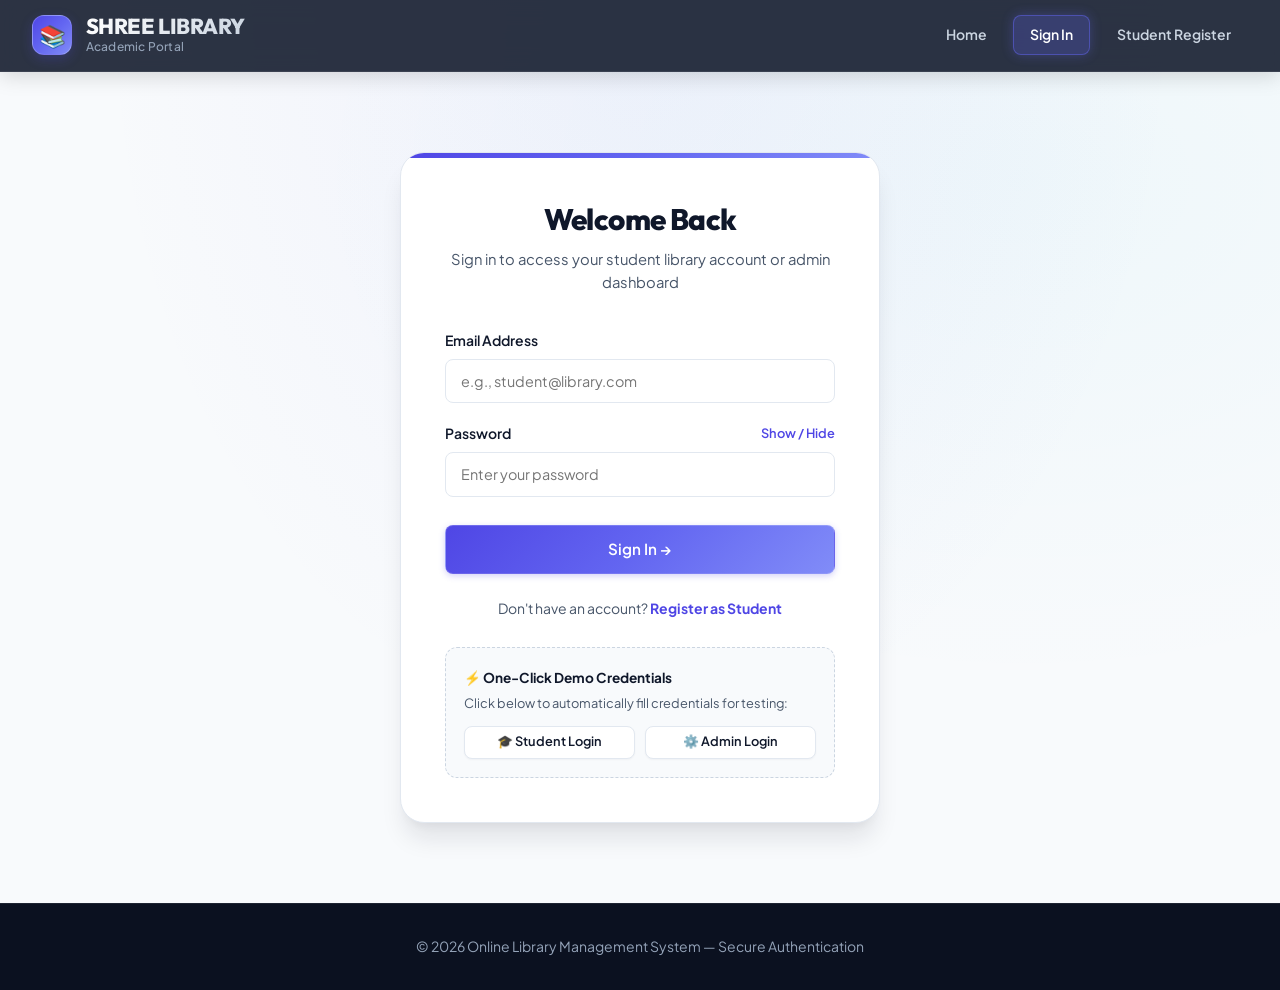
<file: library/src/main/resources/static/login.html>
<!DOCTYPE html>
<html lang="en">
<head>
    <meta charset="UTF-8">
    <meta name="viewport" content="width=device-width, initial-scale=1.0">
    <title>Sign In | SHREE LIBRARY</title>
    <link rel="stylesheet" href="css/style.css">
</head>
<body>
<header>
    <a href="index.html" class="brand">
        <div class="brand-icon">📚</div>
        <div class="brand-text">
            <h1>SHREE LIBRARY</h1>
            <span>Academic Portal</span>
        </div>
    </a>
    <nav>
        <a href="index.html">Home</a>
        <a href="login.html" class="active">Sign In</a>
        <a href="register.html">Student Register</a>
    </nav>
</header>

<div class="container">
    <div class="auth-wrapper">
        <div class="auth-card">
            <div class="auth-header">
                <h2>Welcome Back</h2>
                <p>Sign in to access your student library account or admin dashboard</p>
            </div>

            <form id="loginForm" onsubmit="handleLogin(event)">
                <div class="form-group">
                    <label for="email">Email Address</label>
                    <input type="email" id="email" class="form-control" placeholder="e.g., student@library.com" required autocomplete="email">
                </div>

                <div class="form-group">
                    <div style="display:flex;justify-content:space-between;align-items:center;margin-bottom:0.45rem;">
                        <label for="password" style="margin-bottom:0;">Password</label>
                        <span style="font-size:0.8rem;color:var(--primary);cursor:pointer;font-weight:600;" onclick="togglePassword('password')">Show / Hide</span>
                    </div>
                    <input type="password" id="password" class="form-control" placeholder="Enter your password" required autocomplete="current-password">
                </div>

                <button type="submit" class="btn btn-primary" style="width:100%;padding:0.8rem;font-size:0.95rem;margin-top:0.5rem;">
                    Sign In →
                </button>
            </form>

            <div style="text-align:center;margin-top:1.5rem;font-size:0.875rem;color:var(--text-secondary);">
                Don't have an account? <a href="register.html" style="color:var(--primary);font-weight:700;text-decoration:none;">Register as Student</a>
            </div>

            <!-- Demo Credentials for Fast Evaluation -->
            <div class="demo-credentials-box">
                <h4>⚡ One-Click Demo Credentials</h4>
                <p style="color:var(--text-secondary);font-size:0.8rem;">Click below to automatically fill credentials for testing:</p>
                <div class="demo-buttons">
                    <button type="button" class="btn btn-secondary btn-sm" onclick="fillDemo('student')">🎓 Student Login</button>
                    <button type="button" class="btn btn-secondary btn-sm" onclick="fillDemo('admin')">⚙️ Admin Login</button>
                </div>
            </div>
        </div>
    </div>
</div>

<footer>
    <p>© 2026 Online Library Management System — Secure Authentication</p>
</footer>

<script src="js/script.js"></script>
</body>
</html>
</file>
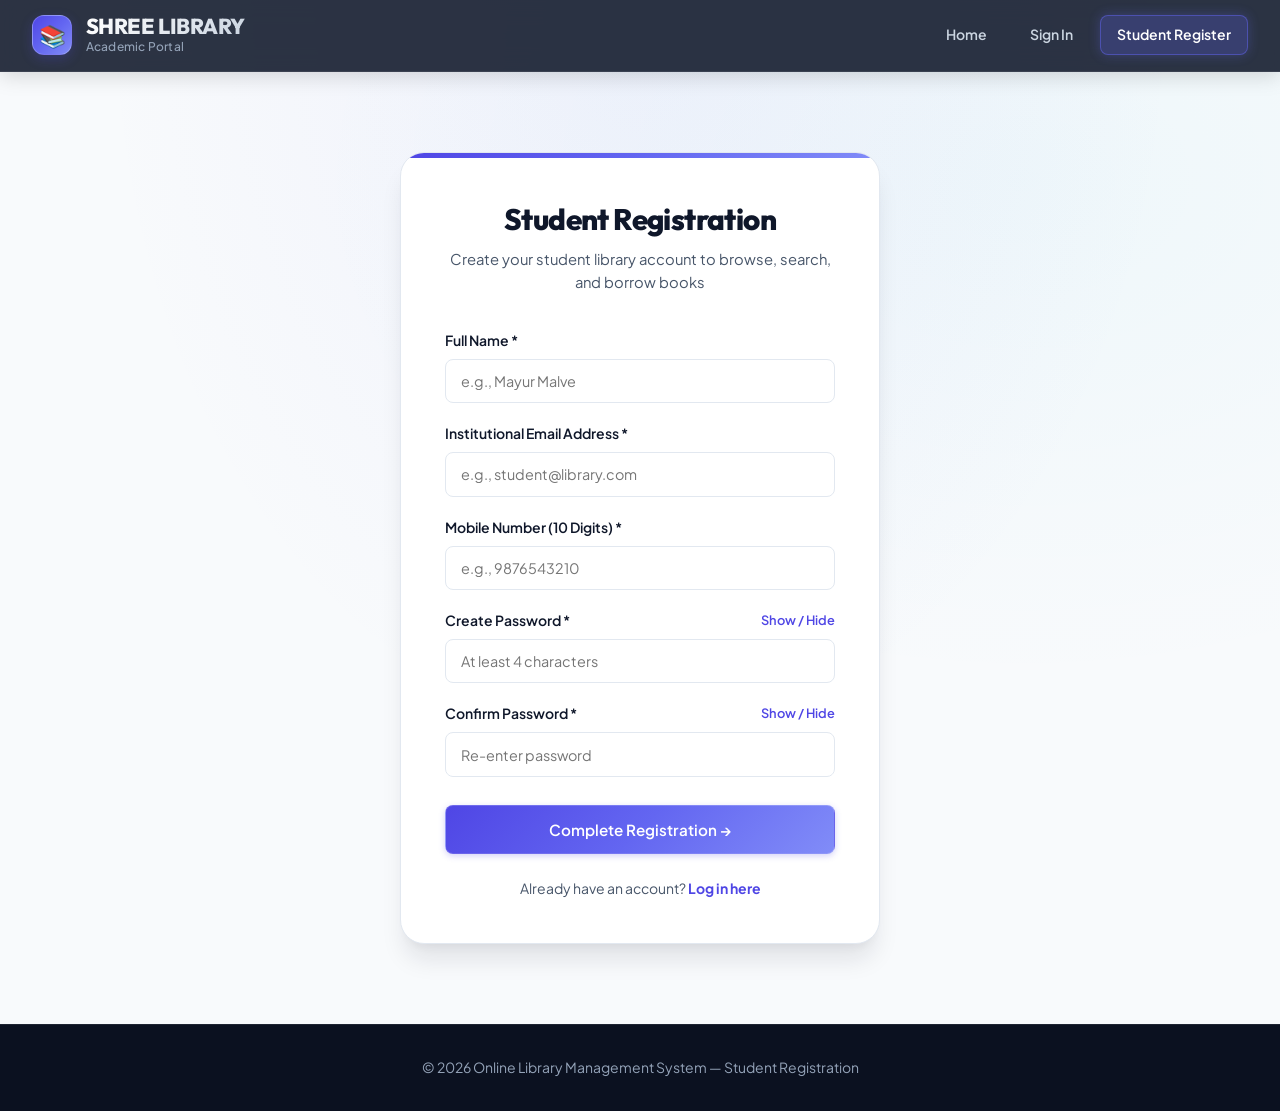
<file: library/src/main/resources/static/register.html>
<!DOCTYPE html>
<html lang="en">
<head>
    <meta charset="UTF-8">
    <meta name="viewport" content="width=device-width, initial-scale=1.0">
    <title>Student Registration | SHREE LIBRARY</title>
    <link rel="stylesheet" href="css/style.css">
</head>
<body>
<header>
    <a href="index.html" class="brand">
        <div class="brand-icon">📚</div>
        <div class="brand-text">
            <h1>SHREE LIBRARY</h1>
            <span>Academic Portal</span>
        </div>
    </a>
    <nav>
        <a href="index.html">Home</a>
        <a href="login.html">Sign In</a>
        <a href="register.html" class="active">Student Register</a>
    </nav>
</header>

<div class="container">
    <div class="auth-wrapper">
        <div class="auth-card">
            <div class="auth-header">
                <h2>Student Registration</h2>
                <p>Create your student library account to browse, search, and borrow books</p>
            </div>

            <form id="registerForm" onsubmit="handleRegister(event)">
                <div class="form-group">
                    <label for="name">Full Name *</label>
                    <input type="text" id="name" class="form-control" placeholder="e.g., Mayur Malve" required>
                </div>

                <div class="form-group">
                    <label for="email">Institutional Email Address *</label>
                    <input type="email" id="email" class="form-control" placeholder="e.g., student@library.com" required>
                </div>

                <div class="form-group">
                    <label for="mobile">Mobile Number (10 Digits) *</label>
                    <input type="text" id="mobile" class="form-control" placeholder="e.g., 9876543210" required pattern="[0-9]{10}" title="Please enter a valid 10-digit mobile number">
                </div>

                <div class="form-group">
                    <div style="display:flex;justify-content:space-between;align-items:center;margin-bottom:0.45rem;">
                        <label for="password" style="margin-bottom:0;">Create Password *</label>
                        <span style="font-size:0.8rem;color:var(--primary);cursor:pointer;font-weight:600;" onclick="togglePassword('password')">Show / Hide</span>
                    </div>
                    <input type="password" id="password" class="form-control" placeholder="At least 4 characters" required minlength="4">
                </div>

                <div class="form-group">
                    <div style="display:flex;justify-content:space-between;align-items:center;margin-bottom:0.45rem;">
                        <label for="confirmPassword" style="margin-bottom:0;">Confirm Password *</label>
                        <span style="font-size:0.8rem;color:var(--primary);cursor:pointer;font-weight:600;" onclick="togglePassword('confirmPassword')">Show / Hide</span>
                    </div>
                    <input type="password" id="confirmPassword" class="form-control" placeholder="Re-enter password" required minlength="4">
                </div>

                <button type="submit" class="btn btn-primary" style="width:100%;padding:0.8rem;font-size:0.95rem;margin-top:0.5rem;">
                    Complete Registration →
                </button>
            </form>

            <div style="text-align:center;margin-top:1.5rem;font-size:0.875rem;color:var(--text-secondary);">
                Already have an account? <a href="login.html" style="color:var(--primary);font-weight:700;text-decoration:none;">Log in here</a>
            </div>
        </div>
    </div>
</div>

<footer>
    <p>© 2026 Online Library Management System — Student Registration</p>
</footer>

<script src="js/script.js"></script>
</body>
</html>
</file>
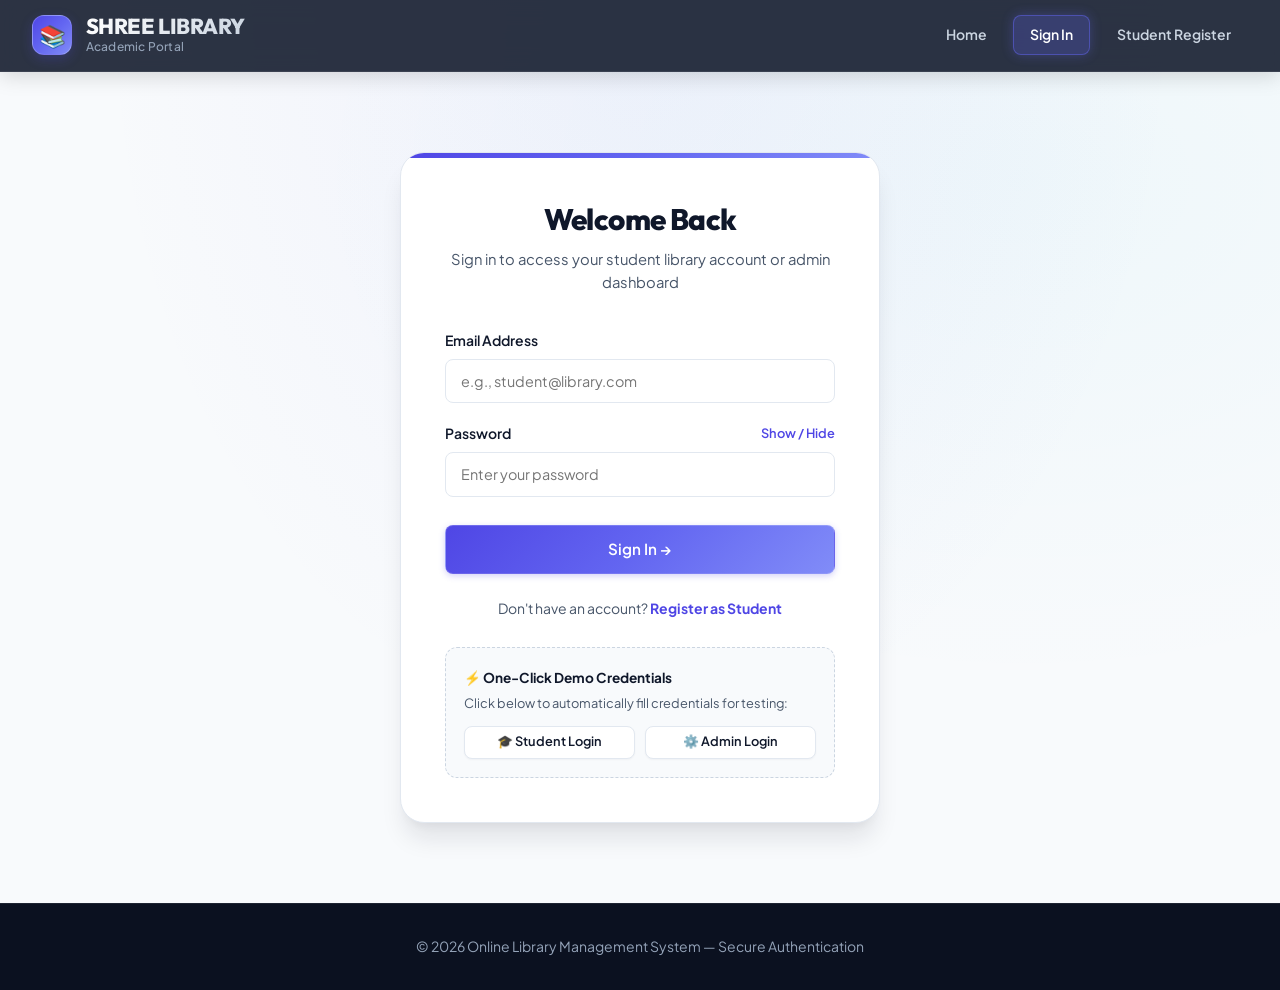
<file: library/src/main/resources/static/student-dashboard.html>
<!DOCTYPE html>
<html lang="en">
<head>
    <meta charset="UTF-8">
    <meta name="viewport" content="width=device-width, initial-scale=1.0">
    <title>Student Portal | SHREE LIBRARY</title>
    <link rel="stylesheet" href="css/style.css">
</head>
<body onload="initStudentDashboard()">
<header>
    <a href="student-dashboard.html" class="brand">
        <div class="brand-icon">🎓</div>
        <div class="brand-text">
            <h1>SHREE LIBRARY</h1>
            <span>Student Academic Portal</span>
        </div>
    </a>
    <nav>
        <div class="nav-user">
            <span class="user-badge" id="studentBadge">
                <span class="user-avatar-circle">S</span>
                <span id="studentName">Student</span>
            </span>
            <button class="btn btn-secondary btn-sm" onclick="logout()">Logout</button>
        </div>
    </nav>
</header>

<div class="container">
    <!-- Welcome Greeting & Quick KPI Stats -->
    <div class="stats-grid">
        <div class="stat-card">
            <div class="stat-icon emerald">📚</div>
            <div class="stat-info">
                <div class="stat-number" id="statTotalBooks">--</div>
                <div class="stat-label">Catalog Titles</div>
            </div>
        </div>
        <div class="stat-card">
            <div class="stat-icon sky">✅</div>
            <div class="stat-info">
                <div class="stat-number" id="statAvailBooks">--</div>
                <div class="stat-label">Available to Borrow</div>
            </div>
        </div>
        <div class="stat-card">
            <div class="stat-icon amber">⏳</div>
            <div class="stat-info">
                <div class="stat-number" id="myActiveIssuesCount">0</div>
                <div class="stat-label">My Active Loans</div>
            </div>
        </div>
    </div>

    <!-- Tab Navigation -->
    <div class="tabs">
        <button class="tab-btn active" onclick="switchTab('tabExplore', this)">🔍 Search & Issue Books</button>
        <button class="tab-btn" onclick="switchTab('tabMyLoans', this)">📖 My Issued Books</button>
    </div>

    <!-- TAB 1: Search & Issue Books -->
    <div id="tabExplore" class="tab-pane active">
        <div class="card">
            <div class="card-header">
                <div>
                    <h3 class="card-title">Library Book Catalog</h3>
                    <p style="color:var(--text-secondary);font-size:0.875rem;margin-top:0.25rem;">
                        Browse academic textbooks, search by topic, and issue copies directly to your account.
                    </p>
                </div>
                <!-- View Mode Switcher -->
                <div class="view-toggle-group">
                    <button class="view-toggle-btn student-view-btn active" data-mode="table" onclick="setStudentCatalogView('table')" title="Table View">☰ List</button>
                    <button class="view-toggle-btn student-view-btn" data-mode="grid" onclick="setStudentCatalogView('grid')" title="Card Grid View">⊞ Cards</button>
                </div>
            </div>

            <!-- Enhanced Student Filter Command Bar -->
            <div class="search-bar">
                <div class="filter-input-wrap">
                    <span class="filter-search-icon">🔍</span>
                    <input type="text" id="studentSearch" class="form-control" placeholder="Search books by title, author, category, ISBN..." oninput="filterStudentBooks()">
                    <button id="studentSearchClear" class="filter-clear-btn" onclick="document.getElementById('studentSearch').value='';filterStudentBooks();">✕</button>
                </div>

                <div class="filter-select-wrap">
                    <select id="categoryFilter" class="form-control" onchange="filterStudentBooks()">
                        <option value="">All Categories</option>
                    </select>
                </div>

                <div class="filter-select-wrap">
                    <select id="studentAvailFilter" class="form-control" onchange="filterStudentBooks()">
                        <option value="all">All Books</option>
                        <option value="available">In Stock Only</option>
                        <option value="unavailable">Out of Stock</option>
                    </select>
                </div>

                <div class="filter-select-wrap">
                    <select id="studentSort" class="form-control" onchange="filterStudentBooks()">
                        <option value="default">Default Order</option>
                        <option value="title_asc">Title (A to Z)</option>
                        <option value="copies_desc">Most Copies Available</option>
                    </select>
                </div>

                <div class="filter-results-info">
                    <span id="studentResultsCount" class="filter-count-badge">Loading catalog...</span>
                    <button class="btn btn-secondary btn-sm" onclick="resetStudentBookFilters()">↻ Reset</button>
                </div>
            </div>

            <!-- Table View -->
            <div id="studentCatalogTableWrap" class="table-responsive">
                <table>
                    <thead>
                    <tr>
                        <th style="width:70px;">Cover</th>
                        <th>Book Details</th>
                        <th>Book ID</th>
                        <th>Category</th>
                        <th>Copies</th>
                        <th>Status</th>
                        <th>Action</th>
                    </tr>
                    </thead>
                    <tbody id="studentBookTableBody"></tbody>
                </table>
            </div>

            <!-- Card Grid View -->
            <div id="studentBooksGrid" style="display:none;"></div>
        </div>
    </div>

    <!-- TAB 2: My Issued Books -->
    <div id="tabMyLoans" class="tab-pane">
        <div class="card">
            <div class="card-header">
                <div>
                    <h3 class="card-title">My Issued Books & Loan History</h3>
                    <p style="color:var(--text-secondary);font-size:0.875rem;margin-top:0.25rem;">
                        Track your borrowed books, monitoring due dates and return statuses.
                    </p>
                </div>
                <button class="btn btn-secondary btn-sm" onclick="loadStudentIssuedRecords()">↻ Refresh History</button>
            </div>

            <!-- My Loans Search & Filter Bar -->
            <div class="search-bar">
                <div class="filter-input-wrap">
                    <span class="filter-search-icon">🔍</span>
                    <input type="text" id="studentLoanSearch" class="form-control" placeholder="Search my loans by book title, author, or Tx ID..." oninput="filterStudentLoans()">
                </div>
                <div class="filter-select-wrap">
                    <select id="studentLoanStatusFilter" class="form-control" onchange="filterStudentLoans()">
                        <option value="ALL">All Loans (Active & Returned)</option>
                        <option value="ISSUED">Currently Issued Only</option>
                        <option value="RETURNED">Returned Only</option>
                    </select>
                </div>
                <div class="filter-results-info">
                    <span id="studentLoansCount" class="filter-count-badge">Loading...</span>
                    <button class="btn btn-secondary btn-sm" onclick="resetStudentLoanFilters()">↻ Reset</button>
                </div>
            </div>

            <div class="table-responsive">
                <table>
                    <thead>
                    <tr>
                        <th style="width:70px;">Cover</th>
                        <th>Tx ID</th>
                        <th>Book Details</th>
                        <th>Category</th>
                        <th>Issue Date</th>
                        <th>Due Date</th>
                        <th>Status</th>
                        <th>Action</th>
                    </tr>
                    </thead>
                    <tbody id="studentIssuedTableBody"></tbody>
                </table>
            </div>
        </div>
    </div>
</div>

<!-- Modal: Universal Book Details -->
<div id="bookDetailsModal" class="modal-overlay book-details-modal">
    <div class="modal-box">
        <div class="modal-header">
            <h3 id="bookDetailsHeader">Book Details</h3>
            <button class="modal-close" onclick="closeModal('bookDetailsModal')">✕</button>
        </div>
        <div class="modal-body" id="bookDetailsBody"></div>
        <div class="modal-footer" id="bookDetailsFooter"></div>
    </div>
</div>

<!-- Modal: Confirm Issue Book -->
<div id="issueBookModal" class="modal-overlay">
    <div class="modal-box" style="max-width:540px;">
        <div class="modal-header">
            <h3>Issue Book Confirmation</h3>
            <button class="modal-close" onclick="closeModal('issueBookModal')">✕</button>
        </div>
        <div class="modal-body" id="issueModalBody"></div>
        <div class="modal-footer">
            <button type="button" class="btn btn-secondary" onclick="closeModal('issueBookModal')">Cancel</button>
            <button type="button" class="btn btn-primary" id="confirmIssueBtn" onclick="confirmIssueBookAction()">Confirm & Issue Book</button>
        </div>
    </div>
</div>

<footer>
    <p>© 2026 Online Library Management System — Student Portal</p>
</footer>

<script src="js/script.js"></script>
</body>
</html>
</file>
<file: library/src/main/resources/static/css/style.css>
/* ====================================================================
   SHREE LIBRARY - ADVANCED ENTERPRISE DESIGN SYSTEM
   Modern Aesthetic: Glassmorphism, Gradient Accents, Dynamic Controls,
   Micro-animations, Executive Dashboard & Universal Responsive Layout
   ==================================================================== */

@import url('https://fonts.googleapis.com/css2?family=Plus+Jakarta+Sans:wght@300;400;500;600;700;800&family=Outfit:wght@500;600;700;800;900&display=swap');

:root {
    /* Brand & Accent Tokens */
    --primary: #4f46e5;
    --primary-hover: #4338ca;
    --primary-active: #3730a3;
    --primary-light: #eef2ff;
    --primary-glow: rgba(79, 70, 229, 0.25);
    --primary-gradient: linear-gradient(135deg, #4f46e5 0%, #6366f1 50%, #818cf8 100%);
    
    --accent: #06b6d4;
    --accent-light: #ecfeff;
    --accent-glow: rgba(6, 182, 212, 0.2);

    --success: #10b981;
    --success-hover: #059669;
    --success-light: #ecfdf5;
    --success-border: #a7f3d0;
    --success-text: #047857;

    --warning: #f59e0b;
    --warning-hover: #d97706;
    --warning-light: #fffbeb;
    --warning-border: #fde68a;
    --warning-text: #b45309;

    --danger: #f43f5e;
    --danger-hover: #e11d48;
    --danger-light: #fff1f2;
    --danger-border: #fecdd3;
    --danger-text: #be123c;

    /* Surface & Background */
    --bg-main: #f8fafc;
    --bg-alt: #f1f5f9;
    --surface: #ffffff;
    --surface-glass: rgba(255, 255, 255, 0.85);
    --surface-glass-dark: rgba(15, 23, 42, 0.88);
    --surface-card-hover: #ffffff;

    /* Borders & Dividers */
    --border: #e2e8f0;
    --border-light: #f1f5f9;
    --border-hover: #cbd5e1;
    --border-focus: #818cf8;

    /* Typography */
    --text-primary: #0f172a;
    --text-secondary: #475569;
    --text-muted: #94a3b8;
    --text-inverse: #ffffff;
    --font-heading: 'Outfit', -apple-system, BlinkMacSystemFont, 'Segoe UI', Roboto, sans-serif;
    --font-sans: 'Plus Jakarta Sans', -apple-system, BlinkMacSystemFont, 'Segoe UI', Roboto, sans-serif;

    /* Shadows & Elevation */
    --shadow-xs: 0 1px 2px rgba(15, 23, 42, 0.04);
    --shadow-sm: 0 1px 3px rgba(15, 23, 42, 0.06), 0 1px 2px rgba(15, 23, 42, 0.04);
    --shadow-md: 0 4px 6px -1px rgba(15, 23, 42, 0.07), 0 2px 4px -2px rgba(15, 23, 42, 0.05);
    --shadow-lg: 0 10px 15px -3px rgba(15, 23, 42, 0.08), 0 4px 6px -4px rgba(15, 23, 42, 0.04);
    --shadow-xl: 0 20px 25px -5px rgba(15, 23, 42, 0.1), 0 8px 10px -6px rgba(15, 23, 42, 0.05);
    --shadow-card: 0 2px 8px -2px rgba(15, 23, 42, 0.05), 0 12px 24px -6px rgba(15, 23, 42, 0.07);
    --shadow-cover: 0 6px 14px -3px rgba(15, 23, 42, 0.18), 0 3px 6px -2px rgba(15, 23, 42, 0.12);

    /* Radii */
    --radius-sm: 8px;
    --radius-md: 12px;
    --radius-lg: 18px;
    --radius-xl: 24px;
    --radius-full: 9999px;

    /* Transitions */
    --transition: all 0.2s cubic-bezier(0.4, 0, 0.2, 1);
    --transition-smooth: all 0.3s cubic-bezier(0.16, 1, 0.3, 1);
}

/* ---------------- Reset & Base ---------------- */
* {
    margin: 0;
    padding: 0;
    box-sizing: border-box;
}

body {
    background-color: var(--bg-main);
    background-image: 
        radial-gradient(ellipse at 50% 0%, rgba(99, 102, 241, 0.06) 0%, transparent 60%),
        radial-gradient(ellipse at 80% 20%, rgba(6, 182, 212, 0.04) 0%, transparent 50%);
    background-attachment: fixed;
    color: var(--text-primary);
    font-family: var(--font-sans);
    line-height: 1.55;
    min-height: 100vh;
    display: flex;
    flex-direction: column;
    -webkit-font-smoothing: antialiased;
    -moz-osx-font-smoothing: grayscale;
}

/* ---------------- Modern Header & Navigation ---------------- */
header {
    background: var(--surface-glass-dark);
    backdrop-filter: blur(14px);
    -webkit-backdrop-filter: blur(14px);
    border-bottom: 1px solid rgba(255, 255, 255, 0.08);
    color: #ffffff;
    padding: 0.85rem 2rem;
    display: flex;
    justify-content: space-between;
    align-items: center;
    position: sticky;
    top: 0;
    z-index: 100;
    box-shadow: 0 4px 20px rgba(0, 0, 0, 0.15);
}

.brand {
    display: flex;
    align-items: center;
    gap: 0.85rem;
    text-decoration: none;
    color: #ffffff;
    transition: var(--transition);
}

.brand:hover {
    transform: translateY(-1px);
}

.brand-icon {
    width: 40px;
    height: 40px;
    background: var(--primary-gradient);
    border-radius: var(--radius-md);
    display: flex;
    align-items: center;
    justify-content: center;
    font-size: 1.35rem;
    box-shadow: 0 4px 12px var(--primary-glow);
    border: 1px solid rgba(255, 255, 255, 0.2);
    flex-shrink: 0;
}

.brand-text h1 {
    font-family: var(--font-heading);
    font-size: 1.35rem;
    font-weight: 800;
    letter-spacing: -0.02em;
    background: linear-gradient(120deg, #ffffff 0%, #cbd5e1 100%);
    -webkit-background-clip: text;
    -webkit-text-fill-color: transparent;
    line-height: 1.15;
}

.brand-text span {
    font-size: 0.75rem;
    color: #94a3b8;
    display: block;
    font-weight: 500;
    letter-spacing: 0.02em;
}

nav {
    display: flex;
    align-items: center;
    gap: 0.6rem;
}

nav a, nav button {
    color: #cbd5e1;
    text-decoration: none;
    font-weight: 600;
    font-size: 0.875rem;
    padding: 0.5rem 1rem;
    border-radius: var(--radius-sm);
    transition: var(--transition);
    display: inline-flex;
    align-items: center;
    gap: 0.4rem;
    border: 1px solid transparent;
}

nav a:hover {
    color: #ffffff;
    background: rgba(255, 255, 255, 0.08);
    border-color: rgba(255, 255, 255, 0.1);
}

nav a.active {
    color: #ffffff;
    background: rgba(99, 102, 241, 0.25);
    border-color: rgba(99, 102, 241, 0.5);
    box-shadow: 0 0 12px rgba(99, 102, 241, 0.3);
}

.nav-user {
    display: flex;
    align-items: center;
    gap: 0.75rem;
    padding-left: 0.85rem;
    border-left: 1px solid rgba(255, 255, 255, 0.12);
    margin-left: 0.5rem;
}

.user-badge {
    background: rgba(255, 255, 255, 0.08);
    border: 1px solid rgba(255, 255, 255, 0.14);
    padding: 0.35rem 0.85rem;
    border-radius: var(--radius-full);
    font-size: 0.825rem;
    font-weight: 600;
    color: #e2e8f0;
    display: inline-flex;
    align-items: center;
    gap: 0.45rem;
}

.user-avatar-circle {
    width: 24px;
    height: 24px;
    border-radius: var(--radius-full);
    background: var(--primary-gradient);
    display: inline-flex;
    align-items: center;
    justify-content: center;
    font-size: 0.75rem;
    font-weight: 700;
    color: #ffffff;
}

/* ---------------- Layout & Containers ---------------- */
.container {
    max-width: 1280px;
    width: 100%;
    margin: 2rem auto;
    padding: 0 1.5rem;
    flex: 1;
}

.card {
    background: var(--surface);
    border: 1px solid var(--border);
    border-radius: var(--radius-lg);
    padding: 1.75rem;
    box-shadow: var(--shadow-card);
    margin-bottom: 2rem;
    transition: var(--transition);
    position: relative;
}

.card:hover {
    border-color: var(--border-hover);
}

.card-header {
    display: flex;
    justify-content: space-between;
    align-items: center;
    margin-bottom: 1.5rem;
    padding-bottom: 1rem;
    border-bottom: 1px solid var(--border-light);
    gap: 1rem;
    flex-wrap: wrap;
}

.card-title {
    font-family: var(--font-heading);
    font-size: 1.35rem;
    font-weight: 700;
    color: var(--text-primary);
    letter-spacing: -0.01em;
}

/* ---------------- KPI & Stats Cards ---------------- */
.stats-grid {
    display: grid;
    grid-template-columns: repeat(auto-fit, minmax(240px, 1fr));
    gap: 1.25rem;
    margin-bottom: 2rem;
}

.stat-card {
    background: var(--surface);
    border: 1px solid var(--border);
    border-radius: var(--radius-lg);
    padding: 1.35rem 1.6rem;
    box-shadow: var(--shadow-sm);
    display: flex;
    align-items: center;
    gap: 1.25rem;
    transition: var(--transition-smooth);
    position: relative;
    overflow: hidden;
}

.stat-card::before {
    content: '';
    position: absolute;
    top: 0;
    left: 0;
    width: 4px;
    height: 100%;
    background: transparent;
    transition: var(--transition);
}

.stat-card:hover {
    transform: translateY(-4px);
    box-shadow: var(--shadow-lg);
    border-color: var(--border-hover);
}

.stat-card:hover::before {
    background: var(--primary);
}

.stat-icon {
    width: 52px;
    height: 52px;
    border-radius: var(--radius-md);
    display: flex;
    align-items: center;
    justify-content: center;
    font-size: 1.65rem;
    flex-shrink: 0;
    box-shadow: var(--shadow-xs);
}

.stat-icon.indigo { background: #e0e7ff; color: #4338ca; }
.stat-icon.emerald { background: #d1fae5; color: #047857; }
.stat-icon.amber { background: #fef3c7; color: #b45309; }
.stat-icon.sky { background: #e0f2fe; color: #0369a1; }
.stat-icon.rose { background: #ffe4e6; color: #be123c; }

.stat-info .stat-number {
    font-family: var(--font-heading);
    font-size: 1.85rem;
    font-weight: 800;
    color: var(--text-primary);
    line-height: 1.1;
    letter-spacing: -0.02em;
}

.stat-info .stat-label {
    font-size: 0.8rem;
    color: var(--text-secondary);
    font-weight: 600;
    text-transform: uppercase;
    letter-spacing: 0.05em;
    margin-top: 0.2rem;
}

/* ---------------- Buttons & Action Triggers ---------------- */
.btn, button {
    display: inline-flex;
    align-items: center;
    justify-content: center;
    gap: 0.5rem;
    font-family: var(--font-sans);
    font-size: 0.875rem;
    font-weight: 600;
    padding: 0.65rem 1.25rem;
    border-radius: var(--radius-sm);
    border: 1px solid transparent;
    cursor: pointer;
    transition: var(--transition);
    text-decoration: none;
    line-height: 1.4;
    user-select: none;
    white-space: nowrap;
}

.btn-primary, button[type="submit"] {
    background: var(--primary-gradient);
    color: #ffffff;
    box-shadow: 0 2px 6px var(--primary-glow);
    border: 1px solid rgba(255, 255, 255, 0.15);
}

.btn-primary:hover, button[type="submit"]:hover {
    background: linear-gradient(135deg, #4338ca 0%, #4f46e5 100%);
    box-shadow: 0 4px 14px var(--primary-glow);
    transform: translateY(-1px);
}

.btn-secondary {
    background: #ffffff;
    color: var(--text-primary);
    border-color: var(--border);
    box-shadow: var(--shadow-xs);
}

.btn-secondary:hover {
    background: #f8fafc;
    border-color: var(--border-hover);
    color: var(--primary);
    transform: translateY(-1px);
}

.btn-success {
    background: linear-gradient(135deg, #10b981 0%, #059669 100%);
    color: #ffffff;
    box-shadow: 0 2px 6px rgba(16, 185, 129, 0.25);
}
.btn-success:hover {
    background: #059669;
    box-shadow: 0 4px 12px rgba(16, 185, 129, 0.35);
    transform: translateY(-1px);
}

.btn-danger {
    background: linear-gradient(135deg, #f43f5e 0%, #e11d48 100%);
    color: #ffffff;
    box-shadow: 0 2px 6px rgba(244, 63, 94, 0.25);
}
.btn-danger:hover {
    background: #e11d48;
    box-shadow: 0 4px 12px rgba(244, 63, 94, 0.35);
    transform: translateY(-1px);
}

.btn-sm {
    padding: 0.4rem 0.85rem;
    font-size: 0.8rem;
    border-radius: var(--radius-sm);
}

.btn-icon {
    width: 34px;
    height: 34px;
    padding: 0;
    border-radius: var(--radius-sm);
    display: inline-flex;
    align-items: center;
    justify-content: center;
}

/* ---------------- Enhanced Filter Bar & Command Controls ---------------- */
.search-bar {
    display: flex;
    gap: 0.85rem;
    margin-bottom: 1.5rem;
    flex-wrap: wrap;
    background: var(--bg-alt);
    padding: 1rem 1.25rem;
    border-radius: var(--radius-md);
    border: 1px solid var(--border);
    align-items: center;
}

.filter-input-wrap {
    position: relative;
    flex: 2;
    min-width: 240px;
    display: flex;
    align-items: center;
}

.filter-search-icon {
    position: absolute;
    left: 0.85rem;
    color: var(--text-muted);
    font-size: 1rem;
    pointer-events: none;
    line-height: 1;
}

.filter-input-wrap input {
    padding-left: 2.35rem !important;
    padding-right: 2rem !important;
    width: 100%;
}

.filter-clear-btn {
    position: absolute;
    right: 0.65rem;
    background: none;
    border: none;
    color: var(--text-muted);
    font-size: 0.9rem;
    cursor: pointer;
    padding: 0.2rem;
    line-height: 1;
    display: none;
}

.filter-clear-btn:hover {
    color: var(--text-primary);
}

.filter-select-wrap {
    flex: 1;
    min-width: 160px;
}

.filter-results-info {
    display: flex;
    align-items: center;
    gap: 0.75rem;
    font-size: 0.85rem;
    color: var(--text-secondary);
    font-weight: 600;
    margin-left: auto;
}

.filter-count-badge {
    background: var(--primary-light);
    color: var(--primary);
    padding: 0.2rem 0.65rem;
    border-radius: var(--radius-full);
    font-size: 0.775rem;
    font-weight: 700;
}

/* Quick Filter Pills */
.filter-pills-row {
    display: flex;
    gap: 0.5rem;
    margin-bottom: 1.25rem;
    flex-wrap: wrap;
    align-items: center;
}

.filter-pill {
    background: #ffffff;
    border: 1px solid var(--border);
    border-radius: var(--radius-full);
    padding: 0.35rem 0.9rem;
    font-size: 0.8rem;
    font-weight: 600;
    color: var(--text-secondary);
    cursor: pointer;
    transition: var(--transition);
}

.filter-pill:hover {
    border-color: var(--primary);
    color: var(--primary);
}

.filter-pill.active {
    background: var(--primary);
    border-color: var(--primary);
    color: #ffffff;
    box-shadow: 0 2px 6px var(--primary-glow);
}

/* View Mode Switcher (Grid vs Table) */
.view-toggle-group {
    display: inline-flex;
    background: #ffffff;
    border: 1px solid var(--border);
    border-radius: var(--radius-sm);
    padding: 2px;
}

.view-toggle-btn {
    padding: 0.35rem 0.65rem;
    border: none;
    background: transparent;
    border-radius: 6px;
    font-size: 0.85rem;
    color: var(--text-secondary);
    cursor: pointer;
    transition: var(--transition);
}

.view-toggle-btn.active {
    background: var(--primary-light);
    color: var(--primary);
    font-weight: 700;
}

/* ---------------- Form Elements ---------------- */
.form-group {
    margin-bottom: 1.25rem;
}

.form-group label {
    display: block;
    margin-bottom: 0.45rem;
    font-weight: 600;
    font-size: 0.875rem;
    color: var(--text-primary);
}

.form-control, input[type="text"], input[type="email"], input[type="password"], input[type="number"], select, textarea {
    width: 100%;
    padding: 0.7rem 0.95rem;
    border: 1.5px solid var(--border);
    border-radius: var(--radius-sm);
    font-family: var(--font-sans);
    font-size: 0.9rem;
    color: var(--text-primary);
    background-color: #ffffff;
    transition: var(--transition);
    line-height: 1.4;
}

.form-control:focus, input:focus, select:focus, textarea:focus {
    outline: none;
    border-color: var(--primary);
    box-shadow: 0 0 0 3px var(--primary-glow);
    background-color: #ffffff;
}

textarea.form-control {
    resize: vertical;
    min-height: 80px;
}

select.form-control {
    background-image: url("data:image/svg+xml;charset=UTF-8,%3csvg xmlns='http://www.w3.org/2000/svg' viewBox='0 0 24 24' fill='none' stroke='%2364748b' stroke-width='2' stroke-linecap='round' stroke-linejoin='round'%3e%3cpolyline points='6 9 12 15 18 9'%3e%3c/polyline%3e%3c/svg%3e");
    background-repeat: no-repeat;
    background-position: right 0.75rem center;
    background-size: 1rem;
    padding-right: 2.25rem;
    appearance: none;
    -webkit-appearance: none;
}

/* ---------------- Tables ---------------- */
.table-responsive {
    overflow-x: auto;
    border-radius: var(--radius-md);
    border: 1px solid var(--border);
    background: #ffffff;
    box-shadow: var(--shadow-xs);
}

table {
    width: 100%;
    border-collapse: separate;
    border-spacing: 0;
    font-size: 0.885rem;
    text-align: left;
}

table th {
    background: #0f172a;
    color: #f8fafc;
    font-weight: 700;
    font-size: 0.775rem;
    text-transform: uppercase;
    letter-spacing: 0.06em;
    padding: 0.95rem 1.15rem;
    border: none;
    position: sticky;
    top: 0;
    z-index: 10;
}

table td {
    padding: 0.95rem 1.15rem;
    border-bottom: 1px solid var(--border-light);
    color: var(--text-primary);
    vertical-align: middle;
    transition: background 0.15s ease;
}

table tbody tr:hover td {
    background-color: #f8fafc;
}

table tbody tr:last-child td {
    border-bottom: none;
}

/* ---------------- Status Badges with Pulse Dots ---------------- */
.badge {
    display: inline-flex;
    align-items: center;
    gap: 0.4rem;
    padding: 0.3rem 0.75rem;
    font-size: 0.75rem;
    font-weight: 700;
    border-radius: var(--radius-full);
    text-transform: uppercase;
    letter-spacing: 0.04em;
    white-space: nowrap;
    line-height: 1;
}

.badge::before {
    content: '';
    width: 6px;
    height: 6px;
    border-radius: var(--radius-full);
}

.badge-available {
    background: var(--success-light);
    color: var(--success-text);
    border: 1px solid var(--success-border);
}
.badge-available::before {
    background: var(--success);
    box-shadow: 0 0 0 2px rgba(16, 185, 129, 0.2);
}

.badge-unavailable {
    background: var(--danger-light);
    color: var(--danger-text);
    border: 1px solid var(--danger-border);
}
.badge-unavailable::before {
    background: var(--danger);
    box-shadow: 0 0 0 2px rgba(244, 63, 94, 0.2);
}

.badge-issued {
    background: var(--warning-light);
    color: var(--warning-text);
    border: 1px solid var(--warning-border);
}
.badge-issued::before {
    background: var(--warning);
    box-shadow: 0 0 0 2px rgba(245, 158, 11, 0.2);
}

.badge-returned {
    background: var(--primary-light);
    color: var(--primary);
    border: 1px solid #c7d2fe;
}
.badge-returned::before {
    background: var(--primary);
}

.badge-category {
    background: #f1f5f9;
    color: #475569;
    border: 1px solid #e2e8f0;
}
.badge-category::before {
    display: none;
}

/* ---------------- Modern Tabs ---------------- */
.tabs {
    display: flex;
    gap: 0.5rem;
    border-bottom: 2px solid var(--border);
    margin-bottom: 1.75rem;
    overflow-x: auto;
}

.tab-btn {
    padding: 0.85rem 1.35rem;
    background: none;
    border: none;
    font-family: var(--font-heading);
    font-size: 0.95rem;
    font-weight: 600;
    color: var(--text-secondary);
    border-bottom: 3px solid transparent;
    cursor: pointer;
    transition: var(--transition);
    border-radius: 0;
    margin-bottom: -2px;
    white-space: nowrap;
}

.tab-btn:hover {
    color: var(--primary);
    background: none;
    box-shadow: none;
    transform: none;
}

.tab-btn.active {
    color: var(--primary);
    border-bottom-color: var(--primary);
    background: none;
    box-shadow: none;
    transform: none;
    font-weight: 700;
}

.tab-pane {
    display: none;
}

.tab-pane.active {
    display: block;
    animation: fadeIn 0.25s cubic-bezier(0.16, 1, 0.3, 1);
}

@keyframes fadeIn {
    from { opacity: 0; transform: translateY(6px); }
    to { opacity: 1; transform: translateY(0); }
}

/* ---------------- Book Cover Image Styling & Thumbs ---------------- */
.book-cover-cell {
    display: flex;
    align-items: center;
    gap: 0.85rem;
}

.book-thumb-wrapper {
    position: relative;
    width: 50px;
    height: 70px;
    flex-shrink: 0;
    border-radius: var(--radius-sm);
    overflow: hidden;
    box-shadow: var(--shadow-cover);
    background: #1e293b;
    cursor: pointer;
    transition: var(--transition-smooth);
    border: 1px solid rgba(0, 0, 0, 0.08);
}

.book-thumb-wrapper:hover {
    transform: translateY(-3px) scale(1.06);
    box-shadow: 0 10px 20px -3px rgba(15, 23, 42, 0.25);
    border-color: var(--primary);
}

.book-thumb-img {
    width: 100%;
    height: 100%;
    object-fit: cover;
    display: block;
    background-color: #334155;
}

.book-info-col {
    display: flex;
    flex-direction: column;
    gap: 0.25rem;
    min-width: 0;
}

.book-title-link {
    font-weight: 700;
    color: var(--text-primary);
    text-decoration: none;
    cursor: pointer;
    line-height: 1.3;
    font-size: 0.925rem;
    transition: color 0.15s ease;
}

.book-title-link:hover {
    color: var(--primary);
}

.book-author-text {
    font-size: 0.825rem;
    color: var(--text-secondary);
    font-weight: 500;
}

.book-isbn-tag {
    font-size: 0.725rem;
    color: var(--text-muted);
    font-family: ui-monospace, SFMono-Regular, Menlo, Monaco, Consolas, monospace;
}

/* ---------------- Book Cards Grid View ---------------- */
.books-grid-view {
    display: grid;
    grid-template-columns: repeat(auto-fill, minmax(240px, 1fr));
    gap: 1.5rem;
    margin-top: 1rem;
}

.book-catalog-card {
    background: #ffffff;
    border: 1px solid var(--border);
    border-radius: var(--radius-lg);
    overflow: hidden;
    box-shadow: var(--shadow-sm);
    transition: var(--transition-smooth);
    display: flex;
    flex-direction: column;
}

.book-catalog-card:hover {
    transform: translateY(-5px);
    box-shadow: var(--shadow-xl);
    border-color: var(--border-hover);
}

.book-card-cover-wrap {
    width: 100%;
    height: 220px;
    background: #0f172a;
    position: relative;
    overflow: hidden;
    cursor: pointer;
    display: flex;
    align-items: center;
    justify-content: center;
}

.book-card-cover-img {
    width: 100%;
    height: 100%;
    object-fit: cover;
    transition: transform 0.4s ease;
}

.book-catalog-card:hover .book-card-cover-img {
    transform: scale(1.05);
}

.book-card-body {
    padding: 1.25rem;
    flex: 1;
    display: flex;
    flex-direction: column;
}

.book-card-title {
    font-family: var(--font-heading);
    font-size: 1.05rem;
    font-weight: 700;
    color: var(--text-primary);
    line-height: 1.3;
    margin-bottom: 0.25rem;
    cursor: pointer;
}

.book-card-title:hover {
    color: var(--primary);
}

.book-card-author {
    font-size: 0.825rem;
    color: var(--text-secondary);
    margin-bottom: 0.75rem;
}

.book-card-footer {
    margin-top: auto;
    padding-top: 0.85rem;
    border-top: 1px solid var(--border-light);
    display: flex;
    justify-content: space-between;
    align-items: center;
    gap: 0.5rem;
}

/* ---------------- Modals ---------------- */
.modal-overlay {
    position: fixed;
    top: 0;
    left: 0;
    right: 0;
    bottom: 0;
    background: rgba(15, 23, 42, 0.65);
    backdrop-filter: blur(8px);
    -webkit-backdrop-filter: blur(8px);
    display: none;
    align-items: center;
    justify-content: center;
    z-index: 1000;
    padding: 1.25rem;
}

.modal-overlay.open {
    display: flex;
    animation: modalBackdropFade 0.2s ease-out;
}

.modal-box {
    background: #ffffff;
    border-radius: var(--radius-xl);
    box-shadow: 0 25px 50px -12px rgba(15, 23, 42, 0.25);
    width: 100%;
    max-width: 580px;
    overflow: hidden;
    border: 1px solid var(--border);
    animation: modalBoxPop 0.25s cubic-bezier(0.16, 1, 0.3, 1);
    max-height: 90vh;
    display: flex;
    flex-direction: column;
}

@keyframes modalBackdropFade {
    from { opacity: 0; }
    to { opacity: 1; }
}

@keyframes modalBoxPop {
    from { opacity: 0; transform: scale(0.95) translateY(10px); }
    to { opacity: 1; transform: scale(1) translateY(0); }
}

.modal-header {
    background: #0f172a;
    color: #ffffff;
    padding: 1.25rem 1.75rem;
    display: flex;
    justify-content: space-between;
    align-items: center;
    border-bottom: 1px solid rgba(255, 255, 255, 0.08);
}

.modal-header h3 {
    font-family: var(--font-heading);
    font-size: 1.25rem;
    font-weight: 700;
    letter-spacing: -0.01em;
}

.modal-close {
    background: rgba(255, 255, 255, 0.1);
    border: none;
    color: #cbd5e1;
    width: 32px;
    height: 32px;
    border-radius: var(--radius-full);
    font-size: 1.1rem;
    cursor: pointer;
    display: flex;
    align-items: center;
    justify-content: center;
    transition: var(--transition);
}

.modal-close:hover {
    background: rgba(255, 255, 255, 0.2);
    color: #ffffff;
    transform: rotate(90deg);
}

.modal-body {
    padding: 1.75rem;
    overflow-y: auto;
}

.modal-footer {
    padding: 1.15rem 1.75rem;
    background: #f8fafc;
    border-top: 1px solid var(--border);
    display: flex;
    justify-content: flex-end;
    gap: 0.75rem;
}

/* ---------------- Enhanced Chrome Image URL Paste & Preview Controls ---------------- */
.cover-input-group {
    display: flex;
    gap: 0.5rem;
    align-items: stretch;
}

.cover-input-group input {
    flex: 1;
}

.cover-paste-btn {
    background: var(--bg-alt);
    border: 1.5px solid var(--border);
    border-radius: var(--radius-sm);
    padding: 0 0.85rem;
    font-size: 0.825rem;
    font-weight: 600;
    color: var(--text-secondary);
    cursor: pointer;
    transition: var(--transition);
    white-space: nowrap;
    display: inline-flex;
    align-items: center;
    gap: 0.35rem;
}

.cover-paste-btn:hover {
    background: var(--primary-light);
    color: var(--primary);
    border-color: var(--primary);
}

.img-preview-container {
    display: flex;
    align-items: center;
    gap: 1.25rem;
    margin-top: 0.75rem;
    padding: 0.85rem 1.15rem;
    background: #f8fafc;
    border: 1px solid var(--border);
    border-radius: var(--radius-md);
}

.img-preview-box {
    width: 58px;
    height: 82px;
    border-radius: var(--radius-sm);
    overflow: hidden;
    box-shadow: var(--shadow-cover);
    background: #0f172a;
    flex-shrink: 0;
    border: 1px solid rgba(0, 0, 0, 0.1);
    position: relative;
}

.img-preview-box img {
    width: 100%;
    height: 100%;
    object-fit: cover;
    display: block;
}

.img-preview-meta {
    flex: 1;
    display: flex;
    flex-direction: column;
    gap: 0.35rem;
}

.cover-status-badge {
    display: inline-flex;
    align-items: center;
    gap: 0.35rem;
    font-size: 0.775rem;
    font-weight: 600;
    padding: 0.2rem 0.55rem;
    border-radius: var(--radius-full);
    width: fit-content;
}

.cover-status-ok {
    background: var(--success-light);
    color: var(--success-text);
}

.cover-status-warn {
    background: var(--warning-light);
    color: var(--warning-text);
}

.quick-cover-suggestions {
    display: flex;
    gap: 0.4rem;
    flex-wrap: wrap;
    margin-top: 0.5rem;
}

.cover-suggestion-chip {
    font-size: 0.75rem;
    background: #ffffff;
    border: 1px solid var(--border);
    border-radius: var(--radius-full);
    padding: 0.2rem 0.6rem;
    color: var(--text-secondary);
    cursor: pointer;
    transition: var(--transition);
}

.cover-suggestion-chip:hover {
    border-color: var(--primary);
    color: var(--primary);
    background: var(--primary-light);
}

/* ---------------- Book Details Modal Layout ---------------- */
.book-details-modal .modal-box {
    max-width: 740px;
    width: 95%;
}

.book-details-layout {
    display: flex;
    gap: 2rem;
    align-items: flex-start;
}

.book-details-cover-container {
    flex-shrink: 0;
    width: 220px;
    position: relative;
    border-radius: var(--radius-lg);
    overflow: hidden;
    box-shadow: 0 16px 32px rgba(15, 23, 42, 0.22), 0 4px 10px rgba(15, 23, 42, 0.12);
    background: #0f172a;
    border: 1px solid rgba(255, 255, 255, 0.1);
}

.book-details-cover-img {
    width: 100%;
    height: auto;
    aspect-ratio: 240 / 340;
    object-fit: cover;
    display: block;
}

.book-details-content {
    flex: 1;
    display: flex;
    flex-direction: column;
    gap: 1.15rem;
}

.book-details-title {
    font-family: var(--font-heading);
    font-size: 1.55rem;
    font-weight: 800;
    color: var(--text-primary);
    line-height: 1.25;
    letter-spacing: -0.02em;
}

.book-details-author {
    font-size: 0.95rem;
    color: var(--text-secondary);
    font-weight: 500;
    margin-top: 0.25rem;
}

.book-details-meta-grid {
    display: grid;
    grid-template-columns: repeat(2, 1fr);
    gap: 0.85rem;
    background: #f8fafc;
    border: 1px solid var(--border);
    border-radius: var(--radius-md);
    padding: 1rem;
}

.meta-item {
    display: flex;
    flex-direction: column;
}

.meta-item-label {
    font-size: 0.725rem;
    text-transform: uppercase;
    letter-spacing: 0.05em;
    color: var(--text-muted);
    font-weight: 700;
}

.meta-item-value {
    font-size: 0.95rem;
    font-weight: 700;
    color: var(--text-primary);
    margin-top: 0.15rem;
}

.book-stock-meter {
    background: #e2e8f0;
    border-radius: var(--radius-full);
    height: 8px;
    overflow: hidden;
    margin-top: 0.4rem;
}

.book-stock-fill {
    height: 100%;
    background: linear-gradient(90deg, #10b981, #06b6d4);
    border-radius: var(--radius-full);
    transition: width 0.4s ease;
}

.book-details-desc {
    font-size: 0.885rem;
    color: var(--text-secondary);
    line-height: 1.6;
    background: #ffffff;
    border-left: 3px solid var(--primary);
    padding: 0.75rem 1rem;
    border-radius: 0 var(--radius-sm) var(--radius-sm) 0;
    border-top: 1px solid var(--border-light);
    border-right: 1px solid var(--border-light);
    border-bottom: 1px solid var(--border-light);
}

/* ---------------- Issue & Return Confirmation Cards ---------------- */
.action-confirm-box {
    display: flex;
    gap: 1.25rem;
    background: #f8fafc;
    border: 1px solid var(--border);
    border-radius: var(--radius-md);
    padding: 1.25rem;
    margin-bottom: 1rem;
    align-items: center;
}

.action-confirm-cover {
    width: 80px;
    height: 115px;
    flex-shrink: 0;
    border-radius: var(--radius-sm);
    overflow: hidden;
    box-shadow: var(--shadow-cover);
    background: #1e293b;
}

.action-confirm-cover img {
    width: 100%;
    height: 100%;
    object-fit: cover;
    display: block;
}

.action-confirm-info {
    flex: 1;
    display: flex;
    flex-direction: column;
    justify-content: center;
    gap: 0.35rem;
}

.action-confirm-info h4 {
    font-family: var(--font-heading);
    font-size: 1.15rem;
    font-weight: 700;
    color: var(--text-primary);
    line-height: 1.3;
}

.action-confirm-info p {
    font-size: 0.85rem;
    color: var(--text-secondary);
}

.due-date-pill {
    display: inline-flex;
    align-items: center;
    gap: 0.3rem;
    font-size: 0.775rem;
    font-weight: 600;
    padding: 0.25rem 0.65rem;
    border-radius: var(--radius-full);
    background: #fef3c7;
    color: #b45309;
    border: 1px solid #fde68a;
}

.due-date-pill.ok {
    background: #dcfce7;
    color: #15803d;
    border-color: #bbf7d0;
}

.due-date-pill.overdue {
    background: #fee2e2;
    color: #b91c1c;
    border-color: #fecaca;
}

/* ---------------- Toast Notifications ---------------- */
.toast-container {
    position: fixed;
    top: 1.5rem;
    right: 1.5rem;
    z-index: 2000;
    display: flex;
    flex-direction: column;
    gap: 0.75rem;
    pointer-events: none;
}

.toast {
    pointer-events: auto;
    min-width: 320px;
    max-width: 440px;
    padding: 0.95rem 1.25rem;
    border-radius: var(--radius-md);
    box-shadow: var(--shadow-xl);
    font-size: 0.9rem;
    font-weight: 600;
    display: flex;
    align-items: center;
    justify-content: space-between;
    gap: 0.85rem;
    animation: slideInToast 0.3s cubic-bezier(0.16, 1, 0.3, 1);
    color: #ffffff;
    backdrop-filter: blur(8px);
}

.toast-success { background: #065f46; border-left: 5px solid #34d399; }
.toast-error { background: #991b1b; border-left: 5px solid #f87171; }
.toast-info { background: #1e40af; border-left: 5px solid #60a5fa; }
.toast-warning { background: #92400e; border-left: 5px solid #fbbf24; }

@keyframes slideInToast {
    from { transform: translateX(110%); opacity: 0; }
    to { transform: translateX(0); opacity: 1; }
}

/* ---------------- Hero Section (index.html) ---------------- */
.hero {
    background: linear-gradient(135deg, #0b1120 0%, #1e1b4b 50%, #312e81 100%);
    color: #ffffff;
    border-radius: var(--radius-xl);
    padding: 4rem 3rem;
    margin-bottom: 2.5rem;
    text-align: center;
    position: relative;
    overflow: hidden;
    box-shadow: 0 20px 40px -15px rgba(15, 23, 42, 0.35);
    border: 1px solid rgba(255, 255, 255, 0.1);
}

.hero::after {
    content: '';
    position: absolute;
    top: -50%;
    left: -50%;
    width: 200%;
    height: 200%;
    background: radial-gradient(circle at center, rgba(99, 102, 241, 0.15) 0%, transparent 60%);
    pointer-events: none;
}

.hero-badge {
    display: inline-flex;
    align-items: center;
    gap: 0.5rem;
    background: rgba(99, 102, 241, 0.25);
    border: 1px solid rgba(165, 180, 252, 0.35);
    color: #c7d2fe;
    padding: 0.4rem 1.15rem;
    border-radius: var(--radius-full);
    font-size: 0.8rem;
    font-weight: 700;
    letter-spacing: 0.06em;
    text-transform: uppercase;
    margin-bottom: 1.5rem;
}

.hero h2 {
    font-family: var(--font-heading);
    font-size: 3rem;
    font-weight: 900;
    line-height: 1.15;
    margin-bottom: 1.25rem;
    letter-spacing: -0.03em;
    background: linear-gradient(120deg, #ffffff 0%, #e0e7ff 100%);
    -webkit-background-clip: text;
    -webkit-text-fill-color: transparent;
}

.hero p {
    font-size: 1.15rem;
    color: #cbd5e1;
    max-width: 680px;
    margin: 0 auto 2.25rem auto;
    line-height: 1.6;
}

.hero-actions {
    display: flex;
    justify-content: center;
    gap: 1rem;
    flex-wrap: wrap;
    position: relative;
    z-index: 2;
}

/* ---------------- Features Grid ---------------- */
.features-grid {
    display: grid;
    grid-template-columns: repeat(auto-fit, minmax(280px, 1fr));
    gap: 1.5rem;
    margin-bottom: 2.5rem;
}

.feature-card {
    background: var(--surface);
    border: 1px solid var(--border);
    border-radius: var(--radius-lg);
    padding: 2rem 1.75rem;
    text-align: left;
    transition: var(--transition-smooth);
    box-shadow: var(--shadow-sm);
}

.feature-card:hover {
    transform: translateY(-5px);
    box-shadow: var(--shadow-xl);
    border-color: var(--primary);
}

.feature-icon {
    width: 54px;
    height: 54px;
    border-radius: var(--radius-md);
    background: var(--primary-light);
    color: var(--primary);
    display: flex;
    align-items: center;
    justify-content: center;
    font-size: 1.75rem;
    margin-bottom: 1.25rem;
}

.feature-card h3 {
    font-family: var(--font-heading);
    font-size: 1.2rem;
    font-weight: 700;
    margin-bottom: 0.5rem;
    color: var(--text-primary);
}

.feature-card p {
    font-size: 0.9rem;
    color: var(--text-secondary);
    line-height: 1.55;
}

/* ---------------- Auth Pages (Login & Register) ---------------- */
.auth-wrapper {
    max-width: 480px;
    margin: 3rem auto;
}

.auth-card {
    background: var(--surface);
    border: 1px solid var(--border);
    border-radius: var(--radius-xl);
    box-shadow: var(--shadow-xl);
    padding: 2.75rem;
    position: relative;
    overflow: hidden;
}

.auth-card::before {
    content: '';
    position: absolute;
    top: 0;
    left: 0;
    right: 0;
    height: 5px;
    background: var(--primary-gradient);
}

.auth-header {
    text-align: center;
    margin-bottom: 2.25rem;
}

.auth-header h2 {
    font-family: var(--font-heading);
    font-size: 1.85rem;
    font-weight: 800;
    color: var(--text-primary);
    letter-spacing: -0.02em;
}

.auth-header p {
    color: var(--text-secondary);
    font-size: 0.925rem;
    margin-top: 0.35rem;
}

.demo-credentials-box {
    background: #f8fafc;
    border: 1.5px dashed #cbd5e1;
    border-radius: var(--radius-md);
    padding: 1.15rem;
    margin-top: 1.75rem;
    font-size: 0.85rem;
}

.demo-credentials-box h4 {
    font-weight: 700;
    margin-bottom: 0.4rem;
    color: var(--text-primary);
    display: flex;
    align-items: center;
    gap: 0.4rem;
}

.demo-buttons {
    display: flex;
    gap: 0.65rem;
    margin-top: 0.75rem;
}

.demo-buttons button {
    flex: 1;
}

/* ---------------- Empty State ---------------- */
.empty-state {
    text-align: center;
    padding: 3.5rem 1.5rem;
    color: var(--text-muted);
}

.empty-state-icon {
    font-size: 3rem;
    margin-bottom: 0.75rem;
    opacity: 0.7;
}

.empty-state h4 {
    font-size: 1.15rem;
    font-weight: 700;
    color: var(--text-primary);
    margin-bottom: 0.35rem;
}

.empty-state p {
    font-size: 0.875rem;
    color: var(--text-secondary);
    max-width: 400px;
    margin: 0 auto 1.25rem auto;
}

/* ---------------- Footer ---------------- */
footer {
    background: #0b1120;
    color: #94a3b8;
    text-align: center;
    padding: 2rem 1.5rem;
    font-size: 0.875rem;
    margin-top: auto;
    border-top: 1px solid rgba(255, 255, 255, 0.08);
}

footer a {
    color: #cbd5e1;
    text-decoration: none;
    font-weight: 500;
}

footer a:hover {
    color: var(--primary);
}

/* ---------------- Responsive Media Queries ---------------- */
@media (max-width: 900px) {
    .hero h2 {
        font-size: 2.35rem;
    }
    .hero {
        padding: 3rem 1.5rem;
    }
    .book-details-layout {
        flex-direction: column;
        align-items: center;
    }
    .book-details-cover-container {
        width: 190px;
    }
}

@media (max-width: 768px) {
    header {
        flex-direction: column;
        gap: 0.85rem;
        padding: 1rem;
    }
    .container {
        padding: 0 1rem;
        margin: 1.25rem auto;
    }
    .search-bar {
        flex-direction: column;
        align-items: stretch;
    }
    .filter-input-wrap, .filter-select-wrap {
        width: 100%;
    }
    .stats-grid {
        grid-template-columns: 1fr;
    }
    .auth-card {
        padding: 1.75rem;
    }
    .action-confirm-box {
        flex-direction: column;
        text-align: center;
    }
}
</file>
